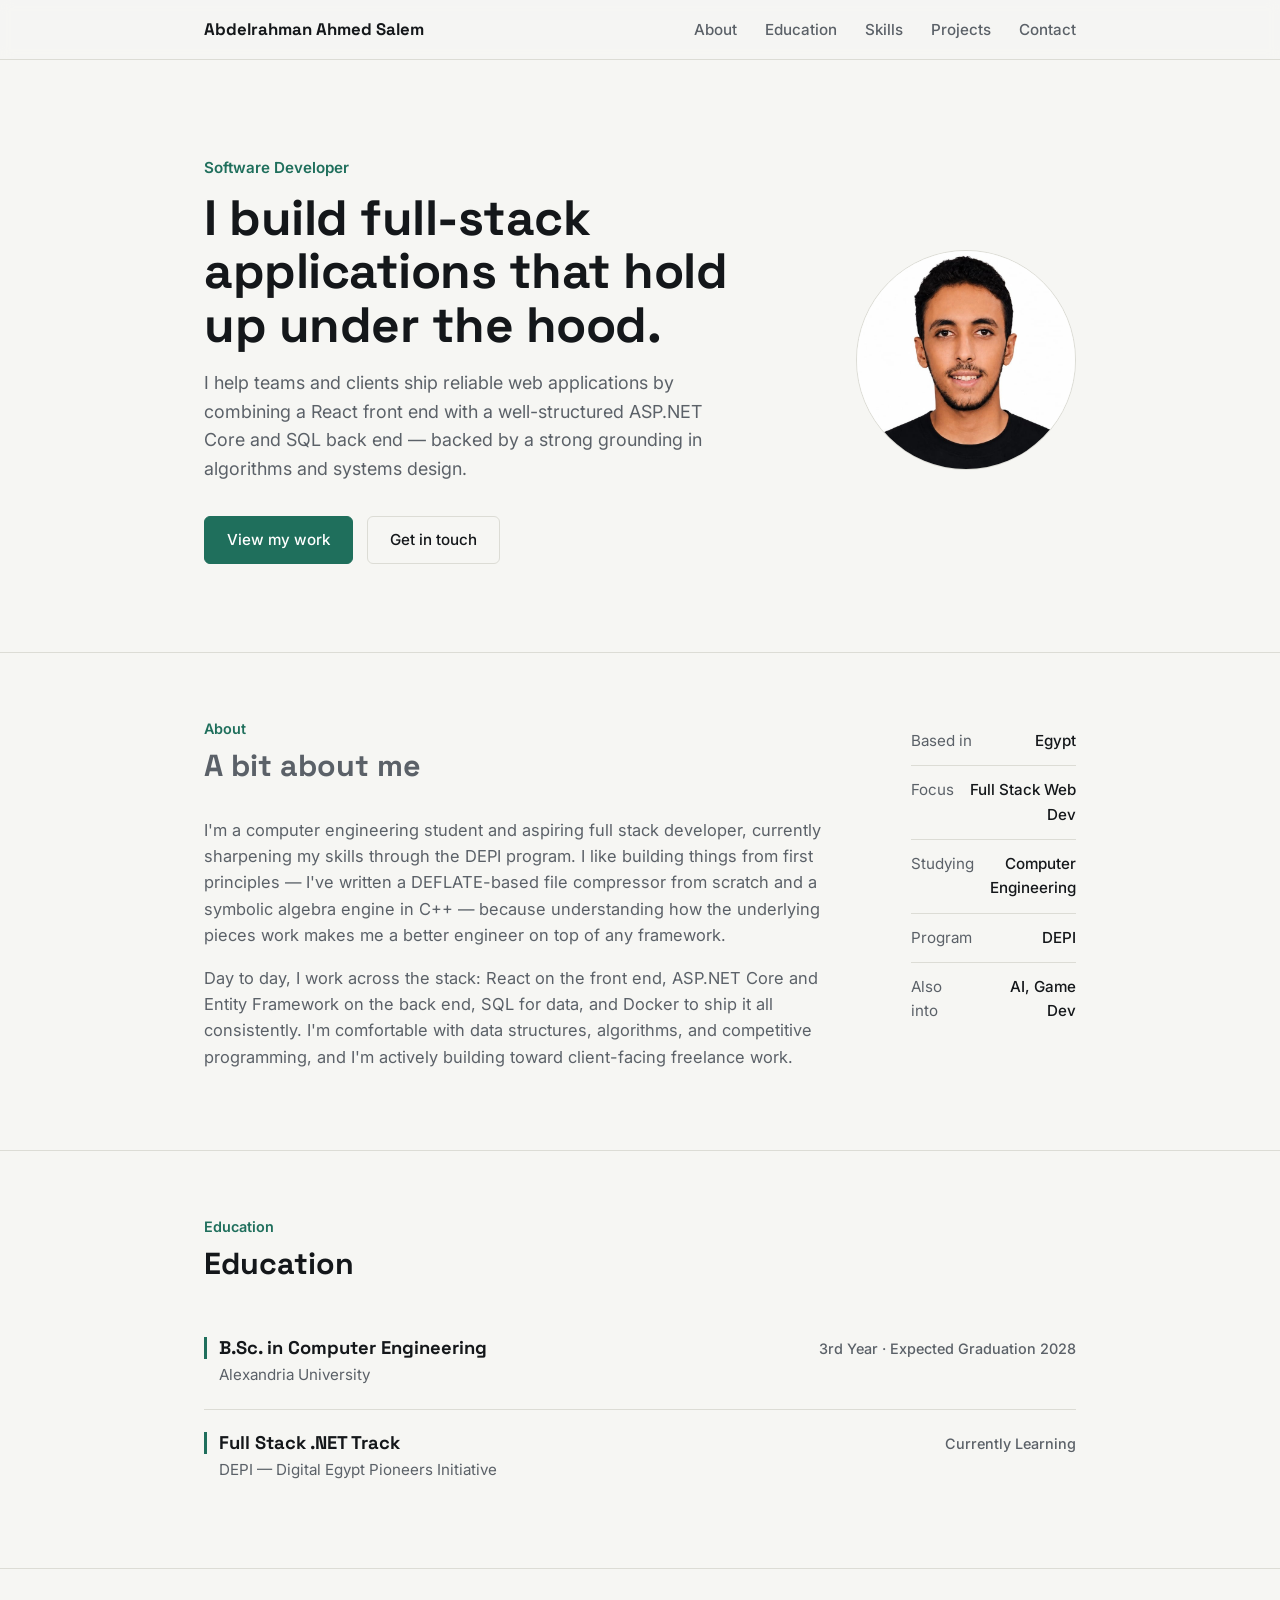
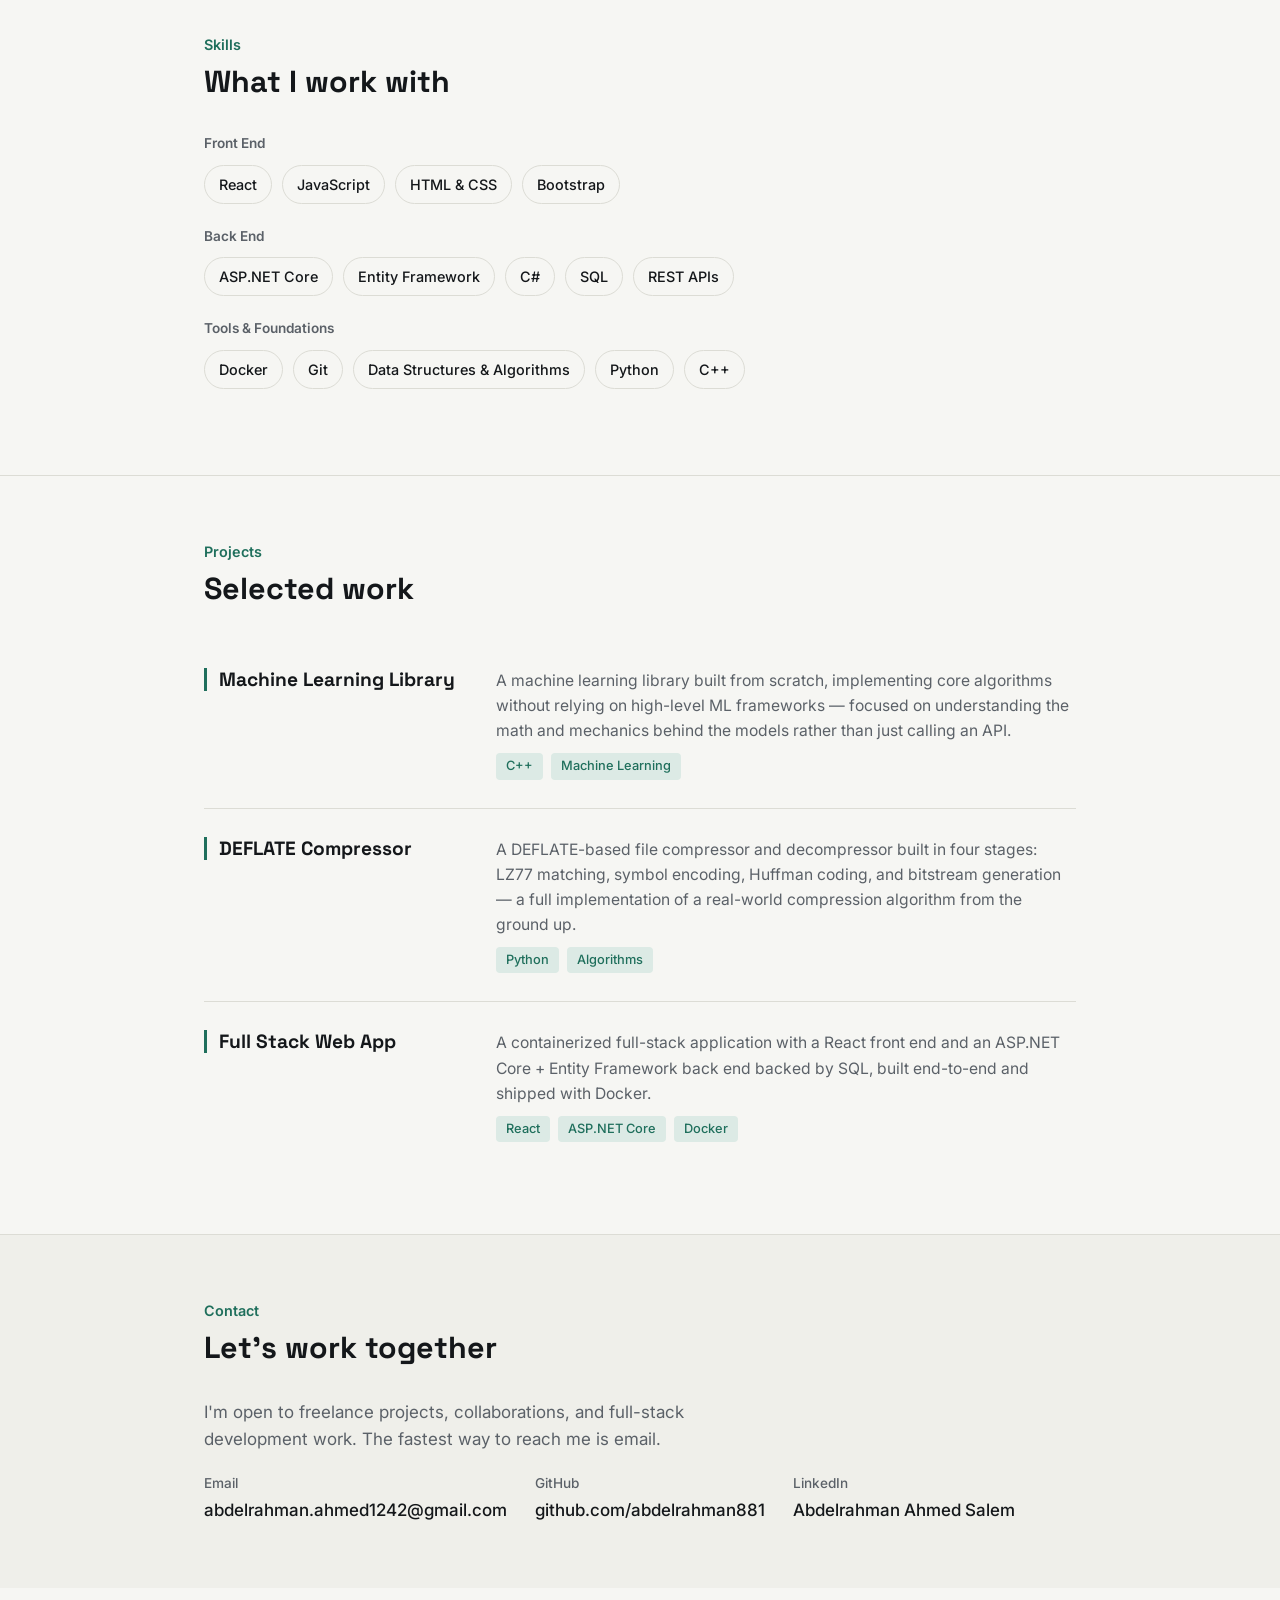
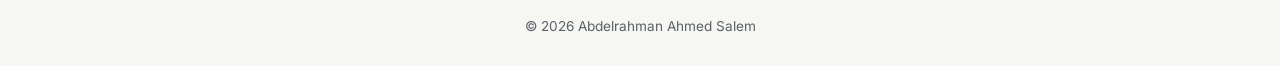
<file: index.html>
<!DOCTYPE html>
<html lang="en">
<head>
<meta charset="UTF-8">
<meta name="viewport" content="width=device-width, initial-scale=1.0">
<title>Abdelrahman Ahmed Salem — Software Developer</title>

<link rel="preconnect" href="https://fonts.googleapis.com">
<link href="https://fonts.googleapis.com/css2?family=Space+Grotesk:wght@500;700&family=Inter:wght@400;500;600&display=swap" rel="stylesheet">
<link href="https://cdn.jsdelivr.net/npm/bootstrap@5.3.3/dist/css/bootstrap.min.css" rel="stylesheet">

<style>
  :root{
    --bg:#F6F6F3;
    --bg-alt:#EFEFEA;
    --text:#14171A;
    --text-muted:#5B6168;
    --accent:#1F6F5C;
    --accent-soft:#DCEAE5;
    --border:#DCDCD5;
  }

  html{ scroll-behavior:smooth; }

  body{
    background:var(--bg);
    color:var(--text);
    font-family:'Inter', sans-serif;
    font-size:17px;
    line-height:1.6;
  }

  h1, h2, h3, .display-font{
    font-family:'Space Grotesk', sans-serif;
  }

  a{ color:var(--accent); text-decoration:none; }
  a:hover{ color:var(--text); }

  .container-narrow{
    max-width:920px;
    margin:0 auto;
    padding-left:24px;
    padding-right:24px;
  }

  /* Nav */
  nav.site-nav{
    position:sticky; top:0; z-index:20;
    background:rgba(246,246,243,0.9);
    backdrop-filter:blur(6px);
    border-bottom:1px solid var(--border);
  }
  nav.site-nav .container-narrow{
    display:flex; align-items:center; justify-content:space-between;
    padding-top:16px; padding-bottom:16px;
  }
  nav.site-nav .brand{
    font-family:'Space Grotesk', sans-serif;
    font-weight:700;
    font-size:1.05rem;
    color:var(--text);
  }
  nav.site-nav ul{
    list-style:none; display:flex; gap:28px; margin:0; padding:0;
  }
  nav.site-nav a{
    color:var(--text-muted);
    font-size:0.95rem;
    font-weight:500;
  }
  nav.site-nav a:hover{ color:var(--accent); }

  /* Hero */
  .hero{
    padding:96px 0 88px;
  }
  .hero-grid{
    display:flex; align-items:center; gap:56px;
  }
  .hero-text{ flex:1 1 auto; }
  .hero-eyebrow{
    color:var(--accent);
    font-weight:600;
    font-size:0.95rem;
    margin-bottom:10px;
  }
  .hero h1{
    font-size:3.1rem;
    font-weight:700;
    line-height:1.08;
    margin-bottom:18px;
    letter-spacing:-0.01em;
  }
  .hero p.lead-text{
    color:var(--text-muted);
    font-size:1.12rem;
    max-width:520px;
    margin-bottom:32px;
  }
  .hero-cta{ display:flex; gap:14px; flex-wrap:wrap; }
  .btn-solid{
    background:var(--accent); color:#fff; border:1px solid var(--accent);
    padding:11px 22px; border-radius:6px; font-weight:500; font-size:0.95rem;
    display:inline-block;
  }
  .btn-solid:hover{ background:#164F42; color:#fff; }
  .btn-outline{
    border:1px solid var(--border); color:var(--text);
    padding:11px 22px; border-radius:6px; font-weight:500; font-size:0.95rem;
    display:inline-block;
  }
  .btn-outline:hover{ border-color:var(--accent); color:var(--accent); }

  .hero-photo{
    flex:0 0 auto;
    width:220px; height:220px;
    border-radius:50%;
    overflow:hidden;
    border:1px solid var(--border);
    background:var(--bg-alt);
  }
  .hero-photo img{ width:100%; height:100%; object-fit:cover; display:block; }

  /* Section shell */
  section{ padding:64px 0; border-top:1px solid var(--border); }
  .section-label{
    color:var(--accent);
    font-weight:600;
    font-size:0.9rem;
    margin-bottom:8px;
  }
  section h2{
    font-size:1.9rem;
    font-weight:700;
    margin-bottom:32px;
  }

  /* About */
  .about-grid{ display:flex; gap:56px; }
  .about-copy{ flex:1.4 1 auto; color:var(--text-muted); font-size:1.03rem; }
  .about-facts{ flex:1 1 auto; }
  .fact-row{
    display:flex; justify-content:space-between; gap:16px;
    padding:12px 0; border-bottom:1px solid var(--border);
    font-size:0.95rem;
  }
  .fact-row:last-child{ border-bottom:none; }
  .fact-label{ color:var(--text-muted); }
  .fact-value{ font-weight:500; text-align:right; }

  /* Skills */
  .skill-group{ margin-bottom:22px; }
  .skill-group-title{
    font-size:0.85rem; font-weight:600; color:var(--text-muted);
    margin-bottom:10px;
  }
  .skill-pills{ display:flex; flex-wrap:wrap; gap:10px; }
  .skill-pill{
    border:1px solid var(--border);
    background:var(--bg);
    padding:7px 14px;
    border-radius:20px;
    font-size:0.9rem;
    font-weight:500;
  }

  /* Education */
  .edu-row{
    display:flex; justify-content:space-between; align-items:baseline;
    gap:20px; flex-wrap:wrap;
    padding:22px 0; border-bottom:1px solid var(--border);
  }
  .edu-row:last-child{ border-bottom:none; }
  .edu-main h3{
    font-size:1.15rem; font-weight:700; margin-bottom:4px;
    border-left:3px solid var(--accent); padding-left:12px;
  }
  .edu-sub{ color:var(--text-muted); font-size:0.95rem; padding-left:15px; }
  .edu-meta{ color:var(--text-muted); font-size:0.9rem; font-weight:500; white-space:nowrap; }

  /* Projects */
  .project-row{
    padding:28px 0;
    border-bottom:1px solid var(--border);
    display:flex; gap:32px; align-items:baseline; flex-wrap:wrap;
  }
  .project-row:first-of-type{ padding-top:0; }
  .project-row:last-child{ border-bottom:none; }
  .project-title-col{ flex:0 0 260px; }
  .project-title-col h3{
    font-size:1.2rem; font-weight:700; margin-bottom:4px;
    border-left:3px solid var(--accent);
    padding-left:12px;
  }
  .project-body{ flex:1 1 320px; color:var(--text-muted); font-size:0.98rem; }
  .project-tags{ margin-top:10px; display:flex; gap:8px; flex-wrap:wrap; }
  .project-tag{
    font-size:0.8rem; color:var(--accent); background:var(--accent-soft);
    padding:3px 10px; border-radius:4px; font-weight:500;
  }

  /* Contact */
  .contact-section{ background:var(--bg-alt); border-top:1px solid var(--border); }
  .contact-links{ display:flex; gap:28px; flex-wrap:wrap; margin-top:20px; }
  .contact-links a{ font-weight:500; color:var(--text); }
  .contact-links a:hover{ color:var(--accent); }
  .contact-links span.k{ color:var(--text-muted); font-size:0.85rem; display:block; margin-bottom:2px; }

  footer{ padding:28px 0; text-align:center; color:var(--text-muted); font-size:0.85rem; }

  @media (max-width: 767px){
    .hero-grid{ flex-direction:column-reverse; }
    .hero h1{ font-size:2.2rem; }
    .hero-photo{ width:150px; height:150px; }
    .about-grid{ flex-direction:column; }
    .project-title-col{ flex:1 1 100%; }
    nav.site-nav ul{ gap:16px; }
  }
</style>
</head>
<body>

<nav class="site-nav">
  <div class="container-narrow">
    <div class="brand">Abdelrahman Ahmed Salem</div>
    <ul>
      <li><a href="#about">About</a></li>
      <li><a href="#education">Education</a></li>
      <li><a href="#skills">Skills</a></li>
      <li><a href="#projects">Projects</a></li>
      <li><a href="#contact">Contact</a></li>
    </ul>
  </div>
</nav>

<header class="hero">
  <div class="container-narrow hero-grid">
    <div class="hero-text">
      <div class="hero-eyebrow">Software Developer</div>
      <h1>I build full-stack applications that hold up under the hood.</h1>
      <p class="lead-text">I help teams and clients ship reliable web applications by combining a React front end with a well-structured ASP.NET Core and SQL back end — backed by a strong grounding in algorithms and systems design.</p>
      <div class="hero-cta">
        <a href="#projects" class="btn-solid">View my work</a>
        <a href="#contact" class="btn-outline">Get in touch</a>
      </div>
    </div>
    <div class="hero-photo">
      <img src="picture.jpeg" alt="Abdelrahman Ahmed Salem">
    </div>
  </div>
</header>

<section id="about">
  <div class="container-narrow about-grid">
    <div class="about-copy">
      <div class="section-label">About</div>
      <h2>A bit about me</h2>
      <p>I'm a computer engineering student and aspiring full stack developer, currently sharpening my skills through the DEPI program. I like building things from first principles — I've written a DEFLATE-based file compressor from scratch and a symbolic algebra engine in C++ — because understanding how the underlying pieces work makes me a better engineer on top of any framework.</p>
      <p>Day to day, I work across the stack: React on the front end, ASP.NET Core and Entity Framework on the back end, SQL for data, and Docker to ship it all consistently. I'm comfortable with data structures, algorithms, and competitive programming, and I'm actively building toward client-facing freelance work.</p>
    </div>
    <div class="about-facts">
      <div class="fact-row"><span class="fact-label">Based in</span><span class="fact-value">Egypt</span></div>
      <div class="fact-row"><span class="fact-label">Focus</span><span class="fact-value">Full Stack Web Dev</span></div>
      <div class="fact-row"><span class="fact-label">Studying</span><span class="fact-value">Computer Engineering</span></div>
      <div class="fact-row"><span class="fact-label">Program</span><span class="fact-value">DEPI</span></div>
      <div class="fact-row"><span class="fact-label">Also into</span><span class="fact-value">AI, Game Dev</span></div>
    </div>
  </div>
</section>

<section id="education">
  <div class="container-narrow">
    <div class="section-label">Education</div>
    <h2>Education</h2>

    <div class="edu-row">
      <div class="edu-main">
        <h3>B.Sc. in Computer Engineering</h3>
        <div class="edu-sub">Alexandria University</div>
      </div>
      <div class="edu-meta">3rd Year · Expected Graduation 2028</div>
    </div>

    <div class="edu-row">
      <div class="edu-main">
        <h3>Full Stack .NET Track</h3>
        <div class="edu-sub">DEPI — Digital Egypt Pioneers Initiative</div>
      </div>
      <div class="edu-meta">Currently Learning</div>
    </div>
  </div>
</section>

<section id="skills">
  <div class="container-narrow">
    <div class="section-label">Skills</div>
    <h2>What I work with</h2>

    <div class="skill-group">
      <div class="skill-group-title">Front End</div>
      <div class="skill-pills">
        <span class="skill-pill">React</span>
        <span class="skill-pill">JavaScript</span>
        <span class="skill-pill">HTML &amp; CSS</span>
        <span class="skill-pill">Bootstrap</span>
      </div>
    </div>

    <div class="skill-group">
      <div class="skill-group-title">Back End</div>
      <div class="skill-pills">
        <span class="skill-pill">ASP.NET Core</span>
        <span class="skill-pill">Entity Framework</span>
        <span class="skill-pill">C#</span>
        <span class="skill-pill">SQL</span>
        <span class="skill-pill">REST APIs</span>
      </div>
    </div>

    <div class="skill-group">
      <div class="skill-group-title">Tools &amp; Foundations</div>
      <div class="skill-pills">
        <span class="skill-pill">Docker</span>
        <span class="skill-pill">Git</span>
        <span class="skill-pill">Data Structures &amp; Algorithms</span>
        <span class="skill-pill">Python</span>
        <span class="skill-pill">C++</span>
      </div>
    </div>
  </div>
</section>

<section id="projects">
  <div class="container-narrow">
    <div class="section-label">Projects</div>
    <h2>Selected work</h2>

    <div class="project-row">
      <div class="project-title-col">
        <h3>Machine Learning Library</h3>
      </div>
      <div class="project-body">
        A machine learning library built from scratch, implementing core algorithms without relying on high-level ML frameworks — focused on understanding the math and mechanics behind the models rather than just calling an API.
        <div class="project-tags">
          <span class="project-tag">C++</span>
          <span class="project-tag">Machine Learning</span>
        </div>
      </div>
    </div>

    <div class="project-row">
      <div class="project-title-col">
        <h3>DEFLATE Compressor</h3>
      </div>
      <div class="project-body">
        A DEFLATE-based file compressor and decompressor built in four stages: LZ77 matching, symbol encoding, Huffman coding, and bitstream generation — a full implementation of a real-world compression algorithm from the ground up.
        <div class="project-tags">
          <span class="project-tag">Python</span>
          <span class="project-tag">Algorithms</span>
        </div>
      </div>
    </div>

    <div class="project-row">
      <div class="project-title-col">
        <h3>Full Stack Web App</h3>
      </div>
      <div class="project-body">
        A containerized full-stack application with a React front end and an ASP.NET Core + Entity Framework back end backed by SQL, built end-to-end and shipped with Docker.
        <div class="project-tags">
          <span class="project-tag">React</span>
          <span class="project-tag">ASP.NET Core</span>
          <span class="project-tag">Docker</span>
        </div>
      </div>
    </div>
  </div>
</section>

<section id="contact" class="contact-section">
  <div class="container-narrow">
    <div class="section-label">Contact</div>
    <h2>Let's work together</h2>
    <p style="color:var(--text-muted); max-width:520px;">I'm open to freelance projects, collaborations, and full-stack development work. The fastest way to reach me is email.</p>
    <div class="contact-links">
      <a href="mailto:abdelrahman.ahmed1242@gmail.com"><span class="k">Email</span>abdelrahman.ahmed1242@gmail.com</a>
      <a href="https://github.com/abdelrahman881" target="_blank"><span class="k">GitHub</span>github.com/abdelrahman881</a>
      <a href="https://www.linkedin.com/in/abdelrahman-ahmed-salem-0280aa415/" target="_blank"><span class="k">LinkedIn</span>Abdelrahman Ahmed Salem</a>
    </div>
  </div>
</section>

<footer>
  © 2026 Abdelrahman Ahmed Salem
</footer>

</body>
</html>
</file>
